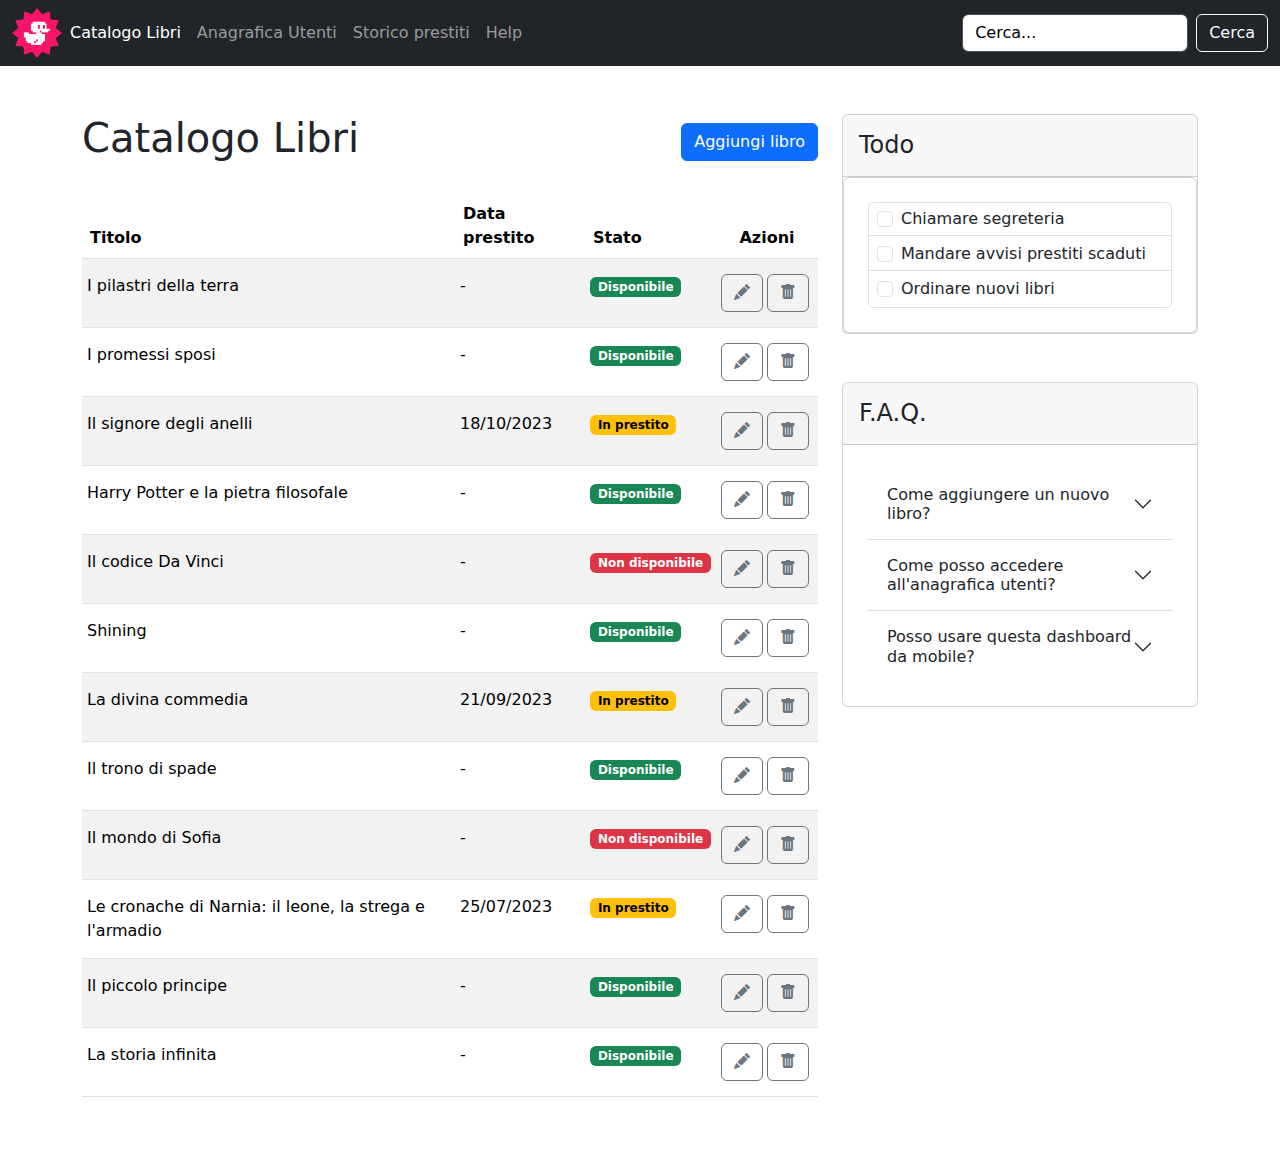
<file: index.html>
<!DOCTYPE html>
<html lang="en">
<head>
    <meta charset="UTF-8">
    <meta name="viewport" content="width=device-width, initial-scale=1.0">
    <title>Dashboard</title>

    <!--Bootstrap-->
    <link href="https://cdn.jsdelivr.net/npm/bootstrap@5.3.3/dist/css/bootstrap.min.css" rel="stylesheet" integrity="sha384-QWTKZyjpPEjISv5WaRU9OFeRpok6YctnYmDr5pNlyT2bRjXh0JMhjY6hW+ALEwIH" crossorigin="anonymous">

    <!--CDN Bootstrap-->
    <link rel="stylesheet" href="https://cdn.jsdelivr.net/npm/bootstrap-icons@1.11.3/font/bootstrap-icons.min.css">

    <!--CDN FontAwesome-->
    <link rel="stylesheet" href="https://cdnjs.cloudflare.com/ajax/libs/font-awesome/6.5.2/css/all.min.css" integrity="sha512-SnH5WK+bZxgPHs44uWIX+LLJAJ9/2PkPKZ5QiAj6Ta86w+fsb2TkcmfRyVX3pBnMFcV7oQPJkl9QevSCWr3W6A==" crossorigin="anonymous" referrerpolicy="no-referrer" />

    <!--CSS-->
    <link rel="stylesheet" href="css/style.css">
</head>
<body>

    <header id="header">
        <nav class="navbar navbar-expand-lg bg-dark" data-bs-theme="dark">
            <div class="container-fluid">
              <img src="img/duck.png" alt="duck">
              <button class="navbar-toggler" type="button" data-bs-toggle="collapse" data-bs-target="#navbarSupportedContent" aria-controls="navbarSupportedContent" aria-expanded="false" aria-label="Toggle navigation">
                <span class="navbar-toggler-icon"></span>
              </button>
              <div class="collapse navbar-collapse" id="navbarSupportedContent">
                <ul class="navbar-nav me-auto mb-2 mb-lg-0">
                  <li class="nav-item">
                    <a class="nav-link text-white" aria-current="page" href="form.html">Catalogo Libri</a>
                  </li>
                  <li class="nav-item">
                    <a class="nav-link" href="#">Anagrafica Utenti</a>
                  </li>
                  <li class="nav-item">
                    <a class="nav-link" href="#">Storico prestiti</a>
                  </li>
                  <li class="nav-item">
                    <a class="nav-link" href="#">Help</a>
                  </li>
                </ul>
                <form class="d-flex" role="search">
                  <input class="form-control me-2 bg-white" type="search" placeholder="Cerca..." aria-label="Search">
                  <button class="btn btn-outline-light" type="submit">Cerca</button>
                </form>
              </div>
            </div>
          </nav>
    </header>

    <main>
        <div class="container">
            <div class="row py-5">
                
                <div class="col col-12 col-lg-8">
                    <div class="d-flex justify-content-between align-items-center mb-4">
                        <h1>Catalogo Libri</h1>
                        <a class="btn btn-primary" href="form.html" role="button">Aggiungi libro</a>
                    </div>
                    <table class="table table-striped" id="table">
                        <thead>
                            <th>Titolo</th>
                            <th class="d-none d-md-table-cell">Data prestito</th>
                            <th>Stato</th>
                            <th class="text-center">Azioni</th>
                        </thead>
                        <tbody>
                            <tr>
                                <td>I pilastri della terra</td>
                                <td class="d-none d-md-table-cell">-</td>
                                <td><span class="badge text-bg-success">Disponibile</span></td>
                                <td>
                                    <div class="d-flex g-3">
                                        <button type="button" class="btn btn-outline-secondary"><i class="bi bi-pencil-fill"></i></button>
                                        <button type="button" class="btn btn-outline-secondary mx-1"><i class="bi bi-trash-fill"></i></button>
                                    </div>
                                </td>
                            </tr>
                            <tr>
                                <td>I promessi sposi</td>
                                <td class="d-none d-md-table-cell">-</td>
                                <td><span class="badge text-bg-success">Disponibile</span></td>
                                <td>
                                    <div class="d-flex g-3">
                                        <button type="button" class="btn btn-outline-secondary"><i class="bi bi-pencil-fill"></i></button>
                                        <button type="button" class="btn btn-outline-secondary mx-1"><i class="bi bi-trash-fill"></i></button>
                                    </div>
                                </td>
                            </tr>
                            <tr>
                                <td>Il signore degli anelli</td>
                                <td class="d-none d-md-table-cell">18/10/2023</td>
                                <td><span class="badge text-bg-warning">In prestito</span></td>
                                <td>
                                    <div class="d-flex g-3">
                                        <button type="button" class="btn btn-outline-secondary"><i class="bi bi-pencil-fill"></i></button>
                                        <button type="button" class="btn btn-outline-secondary mx-1"><i class="bi bi-trash-fill"></i></button>
                                    </div>
                                </td>
                            </tr>
                            <tr>
                                <td>Harry Potter e la pietra filosofale</td>
                                <td class="d-none d-md-table-cell">-</td>
                                <td><span class="badge text-bg-success">Disponibile</span></td>
                                <td>
                                    <div class="d-flex g-3">
                                        <button type="button" class="btn btn-outline-secondary"><i class="bi bi-pencil-fill"></i></button>
                                        <button type="button" class="btn btn-outline-secondary mx-1"><i class="bi bi-trash-fill"></i></button>
                                    </div>
                                </td>
                            </tr>
                            <tr>
                                <td>Il codice Da Vinci</td>
                                <td class="d-none d-md-table-cell">-</td>
                                <td><span class="badge text-bg-danger">Non disponibile</span></td>
                                <td>
                                    <div class="d-flex g-3">
                                        <button type="button" class="btn btn-outline-secondary"><i class="bi bi-pencil-fill"></i></button>
                                        <button type="button" class="btn btn-outline-secondary mx-1"><i class="bi bi-trash-fill"></i></button>
                                    </div>
                                </td>
                            </tr>
                            <tr>
                                <td>Shining</td>
                                <td class="d-none d-md-table-cell">-</td>
                                <td><span class="badge text-bg-success">Disponibile</span></td>
                                <td>
                                    <div class="d-flex g-3">
                                        <button type="button" class="btn btn-outline-secondary"><i class="bi bi-pencil-fill"></i></button>
                                        <button type="button" class="btn btn-outline-secondary mx-1"><i class="bi bi-trash-fill"></i></button>
                                    </div>
                                </td>
                            </tr>
                            <tr>
                                <td>La divina commedia</td>
                                <td class="d-none d-md-table-cell">21/09/2023</td>
                                <td><span class="badge text-bg-warning">In prestito</span></td>
                                <td>
                                    <div class="d-flex g-3">
                                        <button type="button" class="btn btn-outline-secondary"><i class="bi bi-pencil-fill"></i></button>
                                        <button type="button" class="btn btn-outline-secondary mx-1"><i class="bi bi-trash-fill"></i></button>
                                    </div>
                                </td>
                            </tr>
                            <tr>
                                <td>Il trono di spade</td>
                                <td class="d-none d-md-table-cell">-</td>
                                <td><span class="badge text-bg-success">Disponibile</span></td>
                                <td>
                                    <div class="d-flex g-3">
                                        <button type="button" class="btn btn-outline-secondary"><i class="bi bi-pencil-fill"></i></button>
                                        <button type="button" class="btn btn-outline-secondary mx-1"><i class="bi bi-trash-fill"></i></button>
                                    </div>
                                </td>
                            </tr>
                            <tr>
                                <td>Il mondo di Sofia</td>
                                <td class="d-none d-md-table-cell">-</td>
                                <td><span class="badge text-bg-danger">Non disponibile</span></td>
                                <td>
                                    <div class="d-flex g-3">
                                        <button type="button" class="btn btn-outline-secondary"><i class="bi bi-pencil-fill"></i></button>
                                        <button type="button" class="btn btn-outline-secondary mx-1"><i class="bi bi-trash-fill"></i></button>
                                    </div>
                                </td>
                            </tr>
                            <tr>
                                <td>Le cronache di Narnia: il leone, la strega e l'armadio</td>
                                <td class="d-none d-md-table-cell">25/07/2023</td>
                                <td><span class="badge text-bg-warning">In prestito</span></td>
                                <td>
                                    <div class="d-flex g-3">
                                        <button type="button" class="btn btn-outline-secondary"><i class="bi bi-pencil-fill"></i></button>
                                        <button type="button" class="btn btn-outline-secondary mx-1"><i class="bi bi-trash-fill"></i></button>
                                    </div>
                                </td>
                            </tr>
                            <tr>
                                <td>Il piccolo principe</td>
                                <td class="d-none d-md-table-cell">-</td>
                                <td><span class="badge text-bg-success">Disponibile</span></td>
                                <td>
                                    <div class="d-flex g-3">
                                        <button type="button" class="btn btn-outline-secondary"><i class="bi bi-pencil-fill"></i></button>
                                        <button type="button" class="btn btn-outline-secondary mx-1"><i class="bi bi-trash-fill"></i></button>
                                    </div>
                                </td>
                            </tr>
                            <tr>
                                <td>La storia infinita</td>
                                <td class="d-none d-md-table-cell">-</td>
                                <td><span class="badge text-bg-success">Disponibile</span></td>
                                <td>
                                    <div class="d-flex g-3">
                                        <button type="button" class="btn btn-outline-secondary"><i class="bi bi-pencil-fill"></i></button>
                                        <button type="button" class="btn btn-outline-secondary mx-1"><i class="bi bi-trash-fill"></i></button>
                                    </div>
                                </td>
                            </tr>
                        </tbody>
                      </table>
                </div>
                <div class="col col-12 col-lg-4">

                    <!--First Card-->
                    <div class="card text-center mb-5">
                        <div class="card-header">
                          <ul class="nav nav-tabs card-header-tabs">
                            <li class="nav-item">
                              <h4 class="p-2">Todo</h4>
                            </li>
                          </ul>
                        </div>
                        <div class="card p-4" id="card">
                            <ul class="list-group list-group-flush text-start border">
                                <li>
                                    <div class="border-bottom px-0 py-1 form-check">
                                        <input type="checkbox" class="form-check-input mx-2" id="exampleCheck1">
                                        <label class="form-check-label" for="exampleCheck1">Chiamare segreteria</label>
                                      </div>
                                </li>
                                <li>
                                    <div class="border-bottom px-0 py-1 form-check">
                                        <input type="checkbox" class="form-check-input mx-2" id="exampleCheck1">
                                        <label class="form-check-label" for="exampleCheck1">Mandare avvisi prestiti scaduti</label>
                                      </div>
                                </li> 
                                <li>
                                    <div class="px-0 py-1 form-check">
                                        <input type="checkbox" class="form-check-input mx-2" id="exampleCheck1">
                                        <label class="form-check-label" for="exampleCheck1">Ordinare nuovi libri</label>
                                      </div>
                                </li>
                              </ul>
                        </div>
                    </div>

                    <!--Second Card-->
                    <div class="card text-center">
                        <div class="card-header">
                          <ul class="nav nav-tabs card-header-tabs">
                            <li class="nav-item">
                              <h4 class="p-2">F.A.Q.</h4>
                            </li>
                          </ul>
                        </div>
                        <div class="accordion accordion-flush p-4" id="accordionFlushExample">
                            <div class="accordion-item">
                              <h2 class="accordion-header">
                                <button class="accordion-button collapsed" type="button" data-bs-toggle="collapse" data-bs-target="#flush-collapseOne" aria-expanded="false" aria-controls="flush-collapseOne">
                                  Come aggiungere un nuovo libro?
                                </button>
                              </h2>
                              <div id="flush-collapseOne" class="accordion-collapse collapse text-start" data-bs-parent="#accordionFlushExample">
                                <div class="accordion-body">
                                    <p>Clicca sul pulsante "Aggiungi libro" in alto a destra.</p>
                                </div>
                              </div>
                            </div>
                            <div class="accordion-item">
                              <h2 class="accordion-header">
                                <button class="accordion-button collapsed" type="button" data-bs-toggle="collapse" data-bs-target="#flush-collapseTwo" aria-expanded="false" aria-controls="flush-collapseTwo">
                                  Come posso accedere all'anagrafica utenti?
                                </button>
                              </h2>
                              <div id="flush-collapseTwo" class="accordion-collapse collapse text-start" data-bs-parent="#accordionFlushExample">
                                <div class="accordion-body">
                                    <p>Clicca sulla voce di menù "Anagrafica Utenti" in alto a sinistra.</p>
                                </div>
                              </div>
                            </div>
                            <div class="accordion-item">
                              <h2 class="accordion-header">
                                <button class="accordion-button collapsed" type="button" data-bs-toggle="collapse" data-bs-target="#flush-collapseThree" aria-expanded="false" aria-controls="flush-collapseThree">
                                  Posso usare questa dashboard da mobile?
                                </button>
                              </h2>
                              <div id="flush-collapseThree" class="accordion-collapse collapse text-start" data-bs-parent="#accordionFlushExample">
                                <div class="accordion-body">
                                    <p>Si, certamente.</p>
                                </div>
                              </div>
                            </div>
                          </div>
                    </div>
                </div>
            </div>
        </div>
    </main>






    <!--Javascript Bootstrap-->
    <script src="https://cdn.jsdelivr.net/npm/bootstrap@5.3.3/dist/js/bootstrap.bundle.min.js" integrity="sha384-YvpcrYf0tY3lHB60NNkmXc5s9fDVZLESaAA55NDzOxhy9GkcIdslK1eN7N6jIeHz" crossorigin="anonymous"></script>
</body>
</html>
</file>
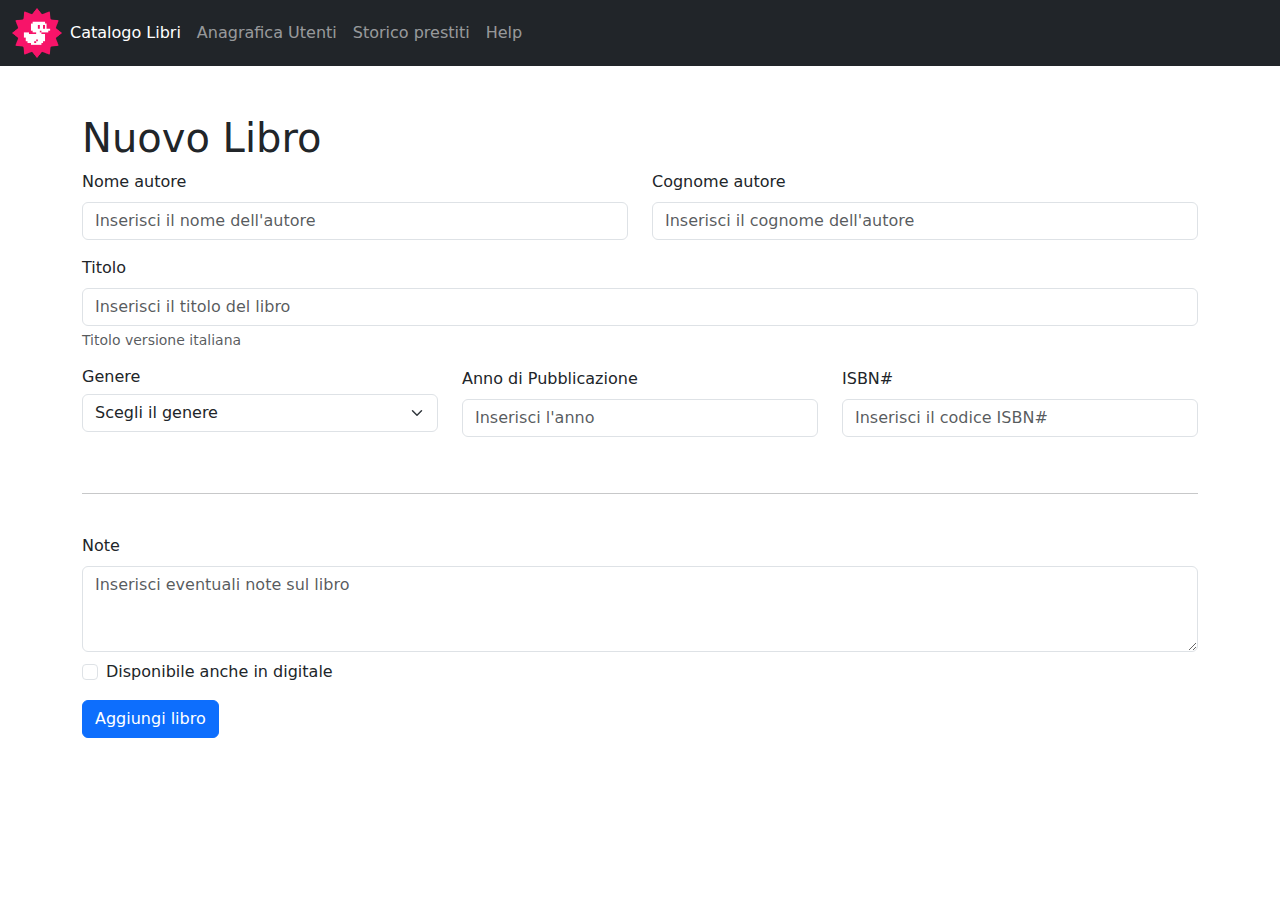
<file: form.html>
<!DOCTYPE html>
<html lang="en">
<head>
    <meta charset="UTF-8">
    <meta name="viewport" content="width=device-width, initial-scale=1.0">
    <title>New book</title>
    
    <!--Bootstrap-->
    <link href="https://cdn.jsdelivr.net/npm/bootstrap@5.3.3/dist/css/bootstrap.min.css" rel="stylesheet" integrity="sha384-QWTKZyjpPEjISv5WaRU9OFeRpok6YctnYmDr5pNlyT2bRjXh0JMhjY6hW+ALEwIH" crossorigin="anonymous">

    <!--CDN Bootstrap-->
    <link rel="stylesheet" href="https://cdn.jsdelivr.net/npm/bootstrap-icons@1.11.3/font/bootstrap-icons.min.css">

    <!--CDN FontAwesome-->
    <link rel="stylesheet" href="https://cdnjs.cloudflare.com/ajax/libs/font-awesome/6.5.2/css/all.min.css" integrity="sha512-SnH5WK+bZxgPHs44uWIX+LLJAJ9/2PkPKZ5QiAj6Ta86w+fsb2TkcmfRyVX3pBnMFcV7oQPJkl9QevSCWr3W6A==" crossorigin="anonymous" referrerpolicy="no-referrer" />

    <!--CSS-->
    <link rel="stylesheet" href="css/style-form.css">

</head>
<body>
    
    <header id="header">
        <nav class="navbar navbar-expand-lg bg-dark" data-bs-theme="dark">
            <div class="container-fluid">
              <img src="img/duck.png" alt="duck">
              <button class="navbar-toggler" type="button" data-bs-toggle="collapse" data-bs-target="#navbarSupportedContent" aria-controls="navbarSupportedContent" aria-expanded="false" aria-label="Toggle navigation">
                <span class="navbar-toggler-icon"></span>
              </button>
              <div class="collapse navbar-collapse" id="navbarSupportedContent">
                <ul class="navbar-nav me-auto mb-2 mb-lg-0">
                  <li class="nav-item">
                    <a class="nav-link text-white" aria-current="page" href="#">Catalogo Libri</a>
                  </li>
                  <li class="nav-item">
                    <a class="nav-link" href="#">Anagrafica Utenti</a>
                  </li>
                  <li class="nav-item">
                    <a class="nav-link" href="#">Storico prestiti</a>
                  </li>
                  <li class="nav-item">
                    <a class="nav-link" href="#">Help</a>
                  </li>
                </ul>
              </div>
            </div>
          </nav>
    </header>

    <main>
        <form action="">
            <div class="container">
                <div class="row py-5">

                    <!--Titolo-->
                    <div class="col-12">
                        <h1>Nuovo Libro</h1>
                    </div>

                    <!--Nome autore-->
                    <div class="col-6">
                        <div class="mb-3">
                            <label for="nome" class="form-label">Nome autore</label>
                            <input type="text" class="form-control" id="nome" placeholder="Inserisci il nome dell'autore">
                        </div>
                    </div>

                    <!--Cognome autore-->
                    <div class="col-6">
                        <div class="mb-3">
                            <label for="cognome" class="form-label">Cognome autore</label>
                            <input type="text" class="form-control" id="cognome" placeholder="Inserisci il cognome dell'autore">
                        </div>
                    </div>

                    <!--Titolo-->
                    <div class="col-12">
                        <div class="mb-3">
                            <label for="titolo" class="form-label">Titolo</label>
                            <input type="text" class="form-control" id="titolo" placeholder="Inserisci il titolo del libro">
                            <div id="passwordHelpBlock" class="form-text">
                            Titolo versione italiana
                            </div>
                        </div>
                    </div>

                    <!--Genere-->
                    <div class="col-12 col-md-4 mb-3">
                        <h6>Genere</h6>
                        <select class="form-select" aria-label="Default select example">
                            <option selected>Scegli il genere</option>
                            <option value="1">Romanzi</option>
                            <option value="2">Fantascienza</option>
                            <option value="3">Giallo</option>
                            <option value="4">Storici</option>
                        </select>
                    </div>

                    <!--Anno pubblicazione-->
                    <div class="col-12 col-md-4">
                        <div class="mb-3">
                            <label for="anno" class="form-label">Anno di Pubblicazione</label>
                            <input type="number" class="form-control" id="anno" min="1970" max="2024" placeholder="Inserisci l'anno">
                        </div>
                    </div>

                    <!--ISBN-->
                    <div class="col-12 col-md-4">
                        <div class="mb-3">
                            <label for="isbn" class="form-label">ISBN#</label>
                            <input type="number" class="form-control" id="isbn" placeholder="Inserisci il codice ISBN#">
                        </div>
                    </div>

                    <!--Linea-->

                    <div class="col-12 my-4">
                        <hr>
                    </div>

                    <!--Text area-->
                    <div class="col-12">
                        <div class="mb-2">
                            <label for="message" class="form-label">Note</label>
                            <textarea class="form-control border" id="message" placeholder="Inserisci eventuali note sul libro" rows="3"></textarea>
                        </div>
                        <div class="mb-3 form-check">
                            <input type="checkbox" class="form-check-input" id="exampleCheck1">
                            <label class="form-check-label" for="exampleCheck1">Disponibile anche in digitale</label>
                        </div>
                          <a class="btn btn-primary" href="index.html" role="button">Aggiungi libro</a>
                    </div>
                </div>
            </div>
        </form>    
    </main>

</body>
</html>
</file>
<file: css/style.css>
header img{
    height: 50px;
    width: 50px;
}

#header ::placeholder{
    color: black;
}

#table td{
    padding: 15px 5px;
}

#card li{
    list-style-type: none;
}
</file>
<file: css/style-form.css>
header img{
    height: 50px;
    width: 50px;
}
</file>
